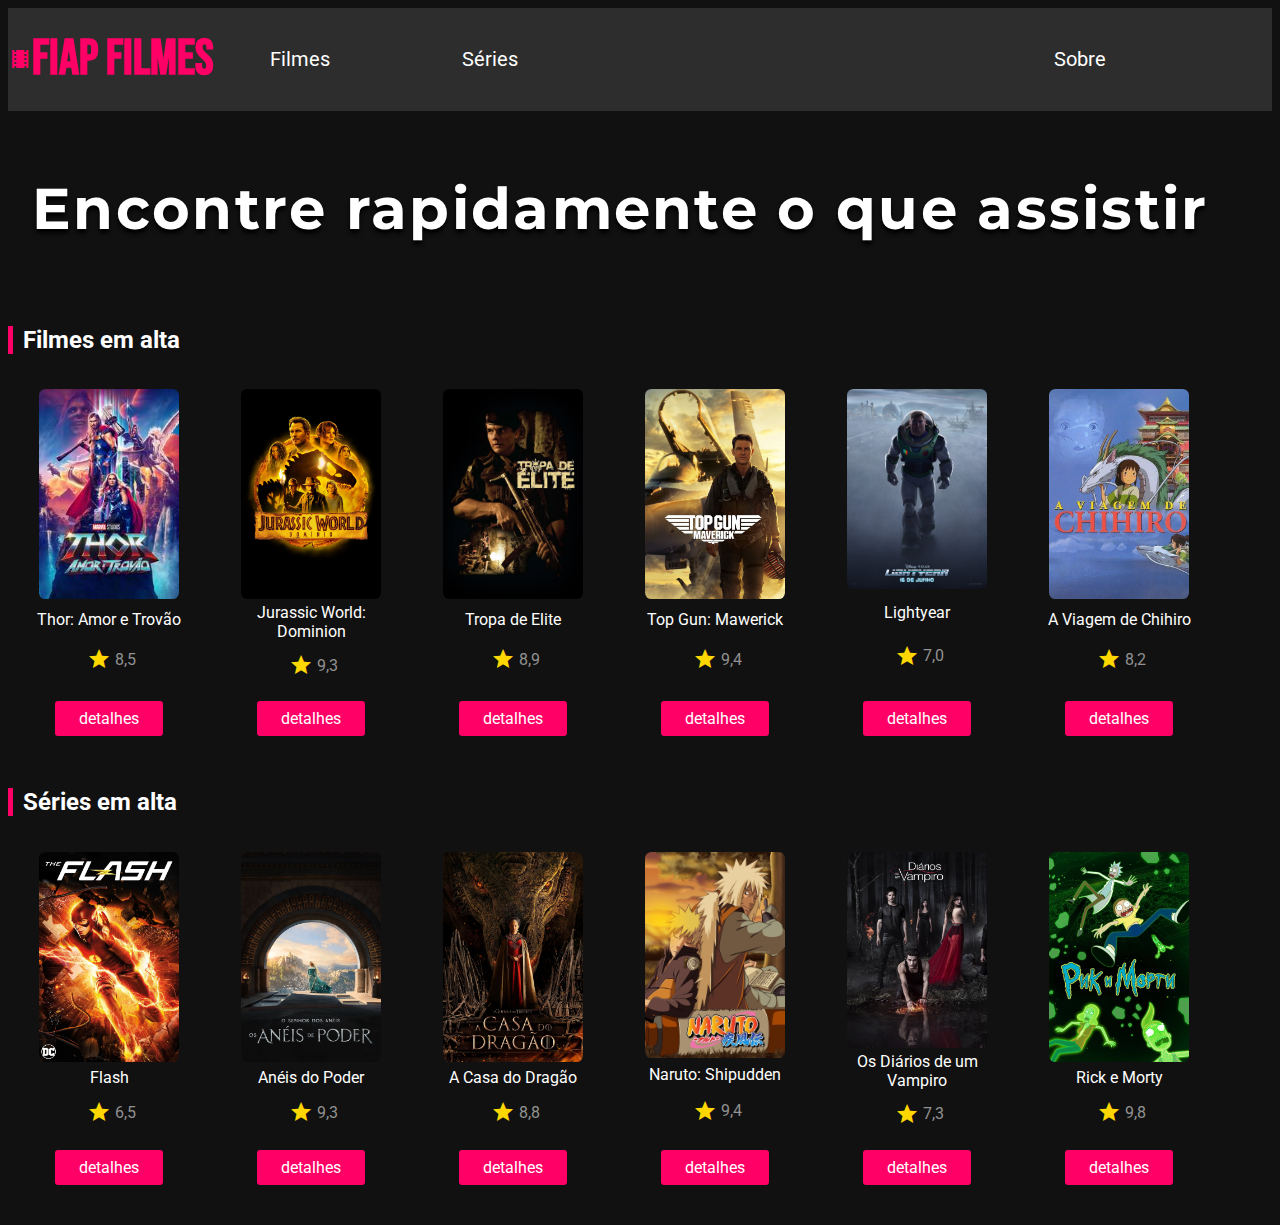
<file: index.html>
<!DOCTYPE html>
<html lang="en">
<head>
    <meta charset="UTF-8">
    <meta http-equiv="X-UA-Compatible" content="IE=edge">
    <meta name="viewport" content="width=device-width, initial-scale=1.0">
    <title>FIAP FILMES</title>
    <link rel="stylesheet" href="./style/home_global.css">
    <link href="https://fonts.googleapis.com/icon?family=Material+Icons"
      rel="stylesheet">
</head>
<body>
    <header>
        <span class="material-icons">theaters</span>
        <h1 class="header"><a href="./index.html">Fiap Filmes</a></h1>

        <nav>
            <ul>
                <li><a href="#">Filmes</a></li>
                <li><a href="#Series">Séries</a></li>
                <li><a href="./sobre.html">Sobre</a></li>
            </ul>
        </nav>
    </header>

    <div class="hero">
        <p>Encontre rapidamente o que assistir</p>
    </div>

    <main>
        <h2>Filmes em alta</h2>
        <section id="filmes" class="secao-filmes">
            <div class="card">
                <img src="./images/Thor-resize.jpg" alt="poster do filme">
                <span>Thor: Amor e Trovão</span>
                <div class="rating">
                    <span class="nota">
                        <span class="material-icons estrela">star</span>
                        8,5
                    </span>
                </div>
                <a href="./info_thor.html" class="button">detalhes</a>
            </div>
            <div class="card">
                <img src="./images/Jurassic.jpg" alt="poster do filme">
                <span>Jurassic World: Dominion</span>
                <div class="rating">
                    <span class="nota">
                        <span class="material-icons estrela">star</span>
                        9,3
                    </span>
                </div>
                <a href="#" class="button">detalhes</a>
            </div>
            <div class="card">
                <img src="./images/tropa.jpg" alt="poster do filme">
                <span>Tropa de Elite</span>
                <div class="rating">
                    <span class="nota">
                        <span class="material-icons estrela">star</span>
                        8,9
                    </span>
                </div>
                <a href="#" class="button">detalhes</a>
            </div>
            <div class="card">
                <img src="./images/top gun.jpg" alt="poster do filme">
                <span>Top Gun: Mawerick</span>
                <div class="rating">
                    <span class="nota">
                        <span class="material-icons estrela">star</span>
                        9,4
                    </span>
                </div>
                <a href="#" class="button">detalhes</a>
            </div>
            <div class="card">
                <img src="./images/Buzz.jpg" alt="poster do filme">
                <span>Lightyear</span>
                <div class="rating">
                    <span class="nota">
                        <span class="material-icons estrela">star</span>
                        7,0
                    </span>
                </div>
                <a href="#" class="button">detalhes</a>
            </div>
            <div class="card">
                <img src="./images/chihiro.jpg" alt="poster do filme">
                <span>A Viagem de Chihiro</span>
                <div class="rating">
                    <span class="nota">
                        <span id="Series" class="material-icons estrela">star</span>
                        8,2
                    </span>
                </div>
                <a href="#" class="button">detalhes</a>
            </div>
        </section>
        <h2>Séries em alta</h2>
        <section id="filmes" class="secao-filmes">
            <div class="card">
                <img src="./images/flash.jpg" alt="poster do filme">
                <span>Flash</span>
                <div class="rating">
                    <span class="nota">
                        <span class="material-icons estrela">star</span>
                        6,5
                    </span>
                </div>
                <a href="#" class="button">detalhes</a>
            </div>
            <div class="card">
                <img src="./images/Aneis do poder.jpg" alt="poster do filme">
                <span>Anéis do Poder</span>
                <div class="rating">
                    <span class="nota">
                        <span class="material-icons estrela">star</span>
                        9,3
                    </span>
                </div>
                <a href="#" class="button">detalhes</a>
            </div>
            <div class="card">
                <img src="./images/A casa do dragao.jpg" alt="poster do filme">
                <span>A Casa do Dragão</span>
                <div class="rating">
                    <span class="nota">
                        <span class="material-icons estrela">star</span>
                        8,8
                    </span>
                </div>
                <a href="#" class="button">detalhes</a>
            </div>
            <div class="card">
                <img src="./images/naruto.jpg" alt="poster do filme">
                <span>Naruto: Shipudden</span>
                <div class="rating">
                    <span class="nota">
                        <span class="material-icons estrela">star</span>
                        9,4
                    </span>
                </div>
                <a href="./info_naruto.html" class="button">detalhes</a>
            </div>
            <div class="card">
                <img src="./images/vampiro.jpg" alt="poster do filme">
                <span>Os Diários de um Vampiro</span>
                <div class="rating">
                    <span class="nota">
                        <span class="material-icons estrela">star</span>
                        7,3
                    </span>
                </div>
                <a href="#" class="button">detalhes</a>
            </div>
            <div class="card">
                <img src="./images/rick.jpg" alt="poster do filme">
                <span>Rick e Morty</span>
                <div class="rating">
                    <span class="nota">
                        <span class="material-icons estrela">star</span>
                        9,8
                    </span>
                </div>
                <a href="#" class="button">detalhes</a>
            </div>
        </section>
    </main>

</body>
</html>
</file>
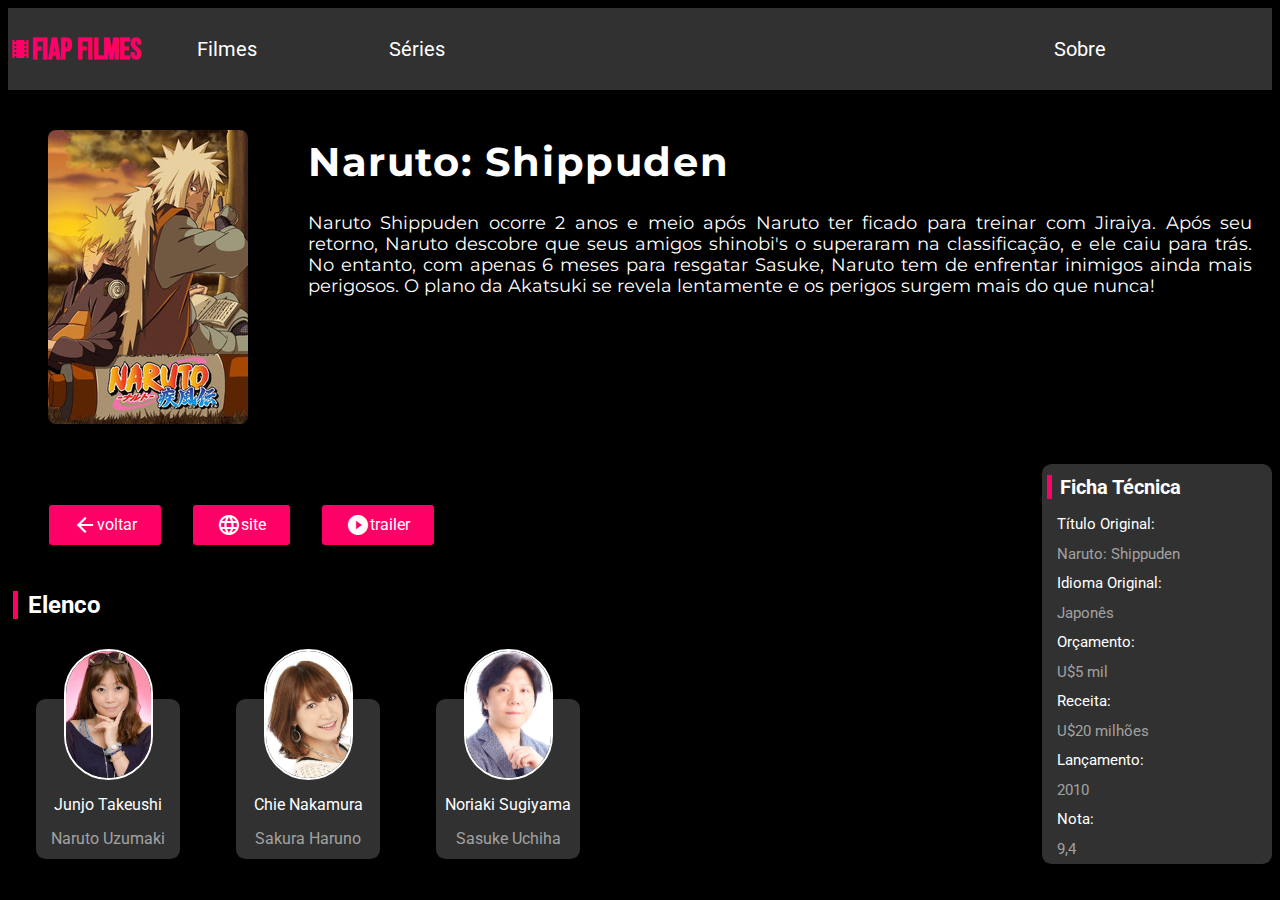
<file: info_naruto.html>
<!DOCTYPE html>
<html lang="en">
<head>
    <meta charset="UTF-8">
    <meta http-equiv="X-UA-Compatible" content="IE=edge">
    <meta name="viewport" content="width=device-width, initial-scale=1.0">
    <title>Fiap Filmes</title>
    <link rel="stylesheet" href="./style/naruto_global.css">
    <link href="https://fonts.googleapis.com/icon?family=Material+Icons" rel="stylesheet">
</head>
<body>
    <header>
        <span class="material-icons">theaters</span>
        <h1 class="header"><a href="./index.html">Fiap Filmes</a></h1>

        <nav>
            <ul>
                <li><a href="./index.html">Filmes</a></li>
                <li><a href="./index.html#Series">Séries</a></li>
                <li><a href="./sobre.html">Sobre</a></li>
            </ul>
        </nav>
    </header>

    <div class="hero">
        <img src="./images/naruto-resize.jpg" alt="poster do filme">
        <section class="movie_info">
            <h1>Naruto: Shippuden</h1>
            <p>
                Naruto Shippuden ocorre 2 anos e meio 
                após Naruto ter ficado para treinar com 
                Jiraiya. Após seu retorno, Naruto descobre 
                que seus amigos shinobi's o superaram na 
                classificação, e ele caiu para trás. No entanto, 
                com apenas 6 meses para resgatar Sasuke, Naruto 
                tem de enfrentar inimigos ainda mais perigosos. 
                O plano da Akatsuki se revela lentamente e os 
                perigos surgem mais do que nunca!
            </p>
        </section>
    </div>

    <main>
        <div class="button_cast">
            <div class="buttons">
                <a href="./index.html" class="button">
                    <span class="material-icons">arrow_back</span>
                    voltar
                </a>
                <a target="_blank" href="https://www.viz.com/naruto" class="button">
                    <span class="material-icons">language</span>
                    site
                </a>
                <a target="_blank" href="https://youtu.be/rEYhAKi-j6Y" class="button">
                    <span class="material-icons">play_circle_filled</span>
                    trailer
                </a>
                
            </div>
            <section class="elenco">
                <h2>Elenco</h2>
                <section class="atores">
                    <div class="card">
                        <img src="./images/junjo.jpg" alt="foto do elenco">
                        <span class="nome">Junjo Takeushi</span>
                        <span class="personagem">Naruto Uzumaki</span>
                    </div>
                    <div class="card">
                        <img src="./images/chie.jpg" alt="foto do elenco">
                        <span class="nome">Chie Nakamura</span>
                        <span class="personagem">Sakura Haruno</span>
                    </div>
                    <div class="card">
                        <img src="./images/noriaki.jpg" alt="foto do elenco">
                        <span class="nome">Noriaki Sugiyama</span>
                        <span class="personagem">Sasuke Uchiha</span>
                    </div>
                </section>
                
            </section>
        </div>
        <section class="ficha">
            <h2>Ficha Técnica</h2>
            <span class="main">Título Original:</span>
            <span class="info">Naruto: Shippuden</span>
            <span class="main">Idioma Original:</span>
            <span class="info">Japonês</span>
            <span class="main">Orçamento:</span>
            <span class="info">U$5 mil</span>
            <span class="main">Receita:</span>
            <span class="info">U$20 milhões</span>
            <span class="main">Lançamento:</span>
            <span class="info">2010</span>
            <span class="main">Nota:</span>
            <span id="ultimo" class="info">9,4</span>
        </section>
    </main>
</body>
</html>
</file>
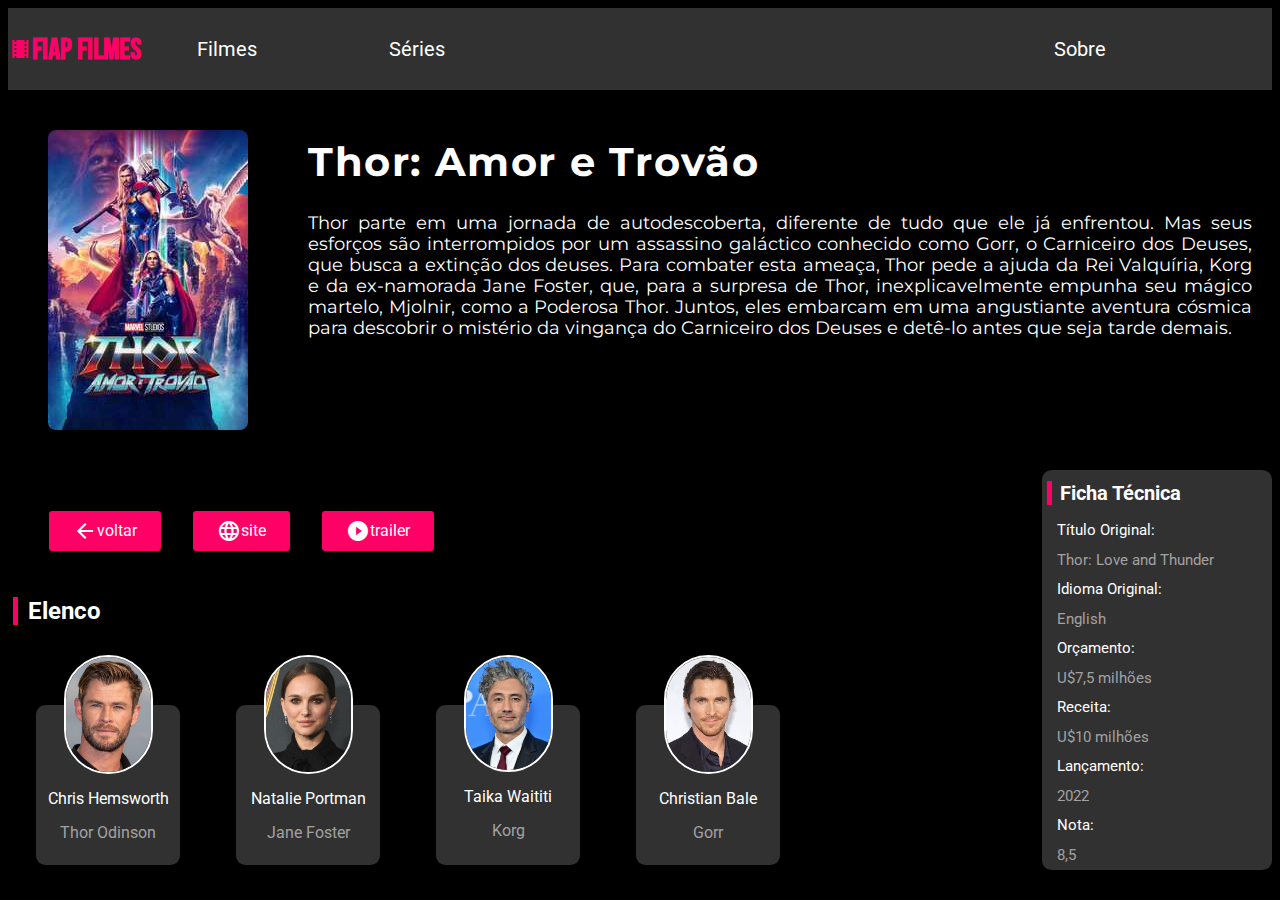
<file: info_thor.html>
<!DOCTYPE html>
<html lang="en">
<head>
    <meta charset="UTF-8">
    <meta http-equiv="X-UA-Compatible" content="IE=edge">
    <meta name="viewport" content="width=device-width, initial-scale=1.0">
    <title>Fiap Filmes</title>
    <link rel="stylesheet" href="./style/thor_global.css">
    <link href="https://fonts.googleapis.com/icon?family=Material+Icons" rel="stylesheet">
</head>
<body>
    <header>
        <span class="material-icons" media="screen and (min-width: 1000px)">theaters</span>
        <h1 class="header"><a href="./index.html">Fiap Filmes</a></h1>

        <nav>
            <ul>
                <li><a href="./index.html">Filmes</a></li>
                <li><a href="./index.html#Series">Séries</a></li>
                <li><a href="./sobre.html">Sobre</a></li>
            </ul>
        </nav>
    </header>

    <div class="hero">
        <img src="./images/Thor-resize.jpg" alt="poster do filme">
        <section class="movie_info">
            <h1>Thor: Amor e Trovão</h1>
            <p>
                Thor parte em uma jornada de autodescoberta, 
                diferente de tudo que ele já enfrentou. Mas seus 
                esforços são interrompidos por um assassino galáctico 
                conhecido como Gorr, o Carniceiro dos Deuses, que busca 
                a extinção dos deuses. Para combater esta ameaça, Thor 
                pede a ajuda da Rei Valquíria, Korg e da ex-namorada Jane 
                Foster, que, para a surpresa de Thor, inexplicavelmente empunha 
                seu mágico martelo, Mjolnir, como a Poderosa Thor. Juntos, 
                eles embarcam em uma angustiante aventura cósmica para 
                descobrir o mistério da vingança do Carniceiro dos 
                Deuses e detê-lo antes que seja tarde demais.
            </p>
        </section>
    </div>

    <main>
        <div class="button_cast">
            <div class="buttons">
                <a href="./index.html" class="button">
                    <span class="material-icons">arrow_back</span>
                    voltar
                </a>
                <a target="_blank" href="https://www.marvel.com/movies/thor-love-and-thunder" class="button">
                    <span class="material-icons">language</span>
                    site
                </a>
                <a target="_blank" href="https://youtu.be/1c_W_4cNLn0" class="button">
                    <span class="material-icons">play_circle_filled</span>
                    trailer
                </a>
                
            </div>
            <section class="elenco">
                <h2>Elenco</h2>
                <section class="atores">
                    <div class="card">
                        <img src="./images/chris.jpg" alt="foto do elenco">
                        <span class="nome">Chris Hemsworth</span>
                        <span class="personagem">Thor Odinson</span>
                    </div>
                    <div class="card">
                        <img src="./images/jane.jpg" alt="foto do elenco">
                        <span class="nome">Natalie Portman</span>
                        <span class="personagem">Jane Foster</span>
                    </div>
                    <div class="card">
                        <img src="./images/taika.webp" alt="foto do elenco">
                        <span class="nome">Taika Waititi</span>
                        <span class="personagem">Korg</span>
                    </div>
                    <div class="card">
                        <img src="./images/christian.jpg" alt="foto do elenco">
                        <span class="nome">Christian Bale</span>
                        <span class="personagem">Gorr</span>
                    </div>
                </section>
                
            </section>
        </div>
        <section class="ficha">
            <h2>Ficha Técnica</h2>
            <span class="main">Título Original:</span>
            <span class="info">Thor: Love and Thunder</span>
            <span class="main">Idioma Original:</span>
            <span class="info">English</span>
            <span class="main">Orçamento:</span>
            <span class="info">U$7,5 milhões</span>
            <span class="main">Receita:</span>
            <span class="info">U$10 milhões</span>
            <span class="main">Lançamento:</span>
            <span class="info">2022</span>
            <span class="main">Nota:</span>
            <span id="ultimo" class="info">8,5</span>
        </section>
    </main>
</body>
</html>
</file>
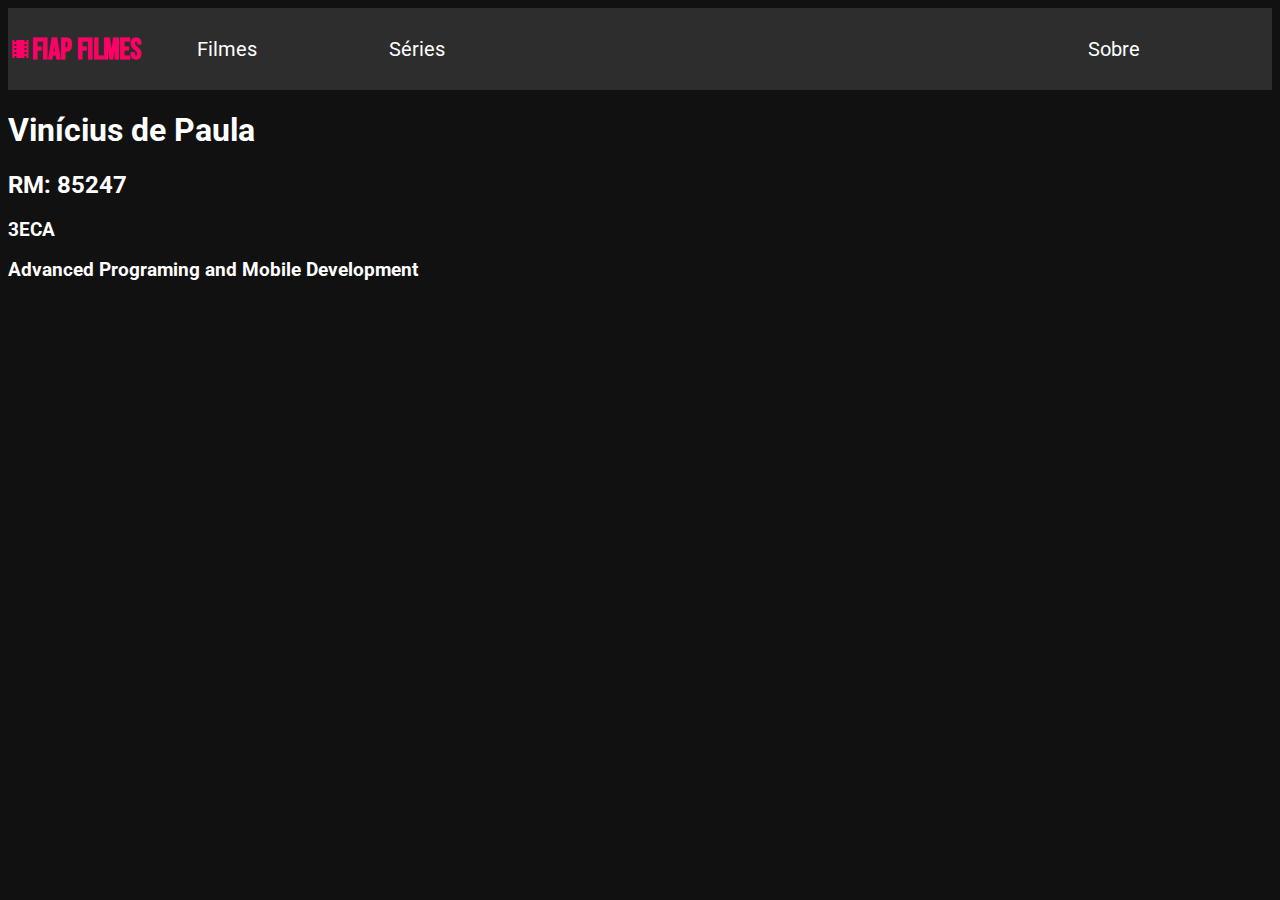
<file: sobre.html>
<!DOCTYPE html>
<html lang="en">
<head>
    <meta charset="UTF-8">
    <meta http-equiv="X-UA-Compatible" content="IE=edge">
    <meta name="viewport" content="width=device-width, initial-scale=1.0">
    <title>Document</title>
    <link rel="stylesheet" href="./style/sobre_global.css">
    <link href="https://fonts.googleapis.com/icon?family=Material+Icons"
      rel="stylesheet">
</head>
<body>

    <header>
        <span class="material-icons">theaters</span>
        <h1 class="header"><a href="./index.html">Fiap Filmes</a></h1>

        <nav>
            <ul>
                <li><a href="./index.html">Filmes</a></li>
                <li><a href="./index.html#Series">Séries</a></li>
                <li><a href="./sobre.html">Sobre</a></li>
            </ul>
        </nav>
    </header>

    <section id="info">
        <h1>
            Vinícius de Paula
        </h1>
        <h2>
            RM: 85247
        </h2>
        <h3>
            3ECA
        </h3>
        <h3>
            Advanced Programing and Mobile Development
        </h3>
    </section>
</body>
</html>
</file>
<file: style/home_global.css>
@import url('https://fonts.googleapis.com/css2?family=Bebas+Neue&family=Montserrat:wght@300&family=Roboto:wght@400;500&display=swap');

:root{
    --bg-primary: #111;
    --bg-secondary: #2d2d2d;
    --default: #fff;
    --destak: #f06;
    --font-primary: 'Roboto', sans-serif;
    --font-header: 'Bebas Neue', cursive;
    --font-hero: 'Montserrat', sans-serif;
}

body{
    background-color: var(--bg-primary);
    color:var(--default);
    font-family: var(--font-primary);
}

@media screen and (min-width: 1000px){
    header{
        background-color: var(--bg-secondary);
        display: flex;
        flex-direction: row;
        flex-wrap: nowrap;
        align-items: center;
        justify-content: space-between;
        flex: 1;
    }
}

@media screen and (max-width: 1000px){
    header{
        background-color: var(--bg-secondary);
        display: flex;
        flex-direction: row;
        flex-wrap: nowrap;
        align-items: center;
        justify-content: space-between;
        flex: 1;
        position: fixed;
        height: 10%;
        width: 100%;
        z-index: 1;
    }
}


header span{
    color: var(--destak);
}

.header a{
    font-family: var(--font-header);
    color: var(--destak);
    font-size: 50px;
}

nav{
    flex-direction: column;
    display: flex;
    flex: 1;
}

nav ul{
    display: flex;
    flex: 1;
    align-items: flex-end;
    padding-right: 50px;
}

@media screen and (max-width: 700px){
    nav li{
        list-style: none;
        margin: 0 1rem;
        color: var(--default);
        font-size: 2.5rem;
        padding-right: 100px;
    }
}

@media screen and (min-width: 700px){
    nav li{
        list-style: none;
        margin: 0 1rem;
        color: var(--default);
        font-size: 20px;
        padding-right: 100px;
    }
}

nav li:last-child{
    flex-grow: 1;
    text-align: end;
}

a{
    text-decoration: none;
    color: var(--default);
}

@media screen and (min-width: 1000px){
    .hero{
        display: flex;
        flex-direction: row;
        flex-wrap: nowrap;
        align-items: flex-start;
        align-content: center;
        position: relative;
        font-family: var(--font-hero);
        width: 100%;
    }

    .hero::before{
        content: '';
        height: 150%;
        width: 100%;
        background-image: url('https://image.tmdb.org/t/p/original/vvObT0eIWGlArLQx3K5wZ0uT812.jpg');
        position: absolute;
        background-size: cover;
        z-index: -1;
        filter: opacity(.4);
        box-shadow: inset 0 -100px 100px var(--bg-primary);
    }
}

@media screen and (max-width: 1000px){
    .hero{
        display: flex;
        flex-direction: row;
        flex-wrap: nowrap;
        align-items: flex-start;
        align-content: center;
        position: relative;
        font-family: var(--font-hero);
        width: 100%;
        height: 30%;
        padding-top: 15vh;
    }

    .hero::before{
        content: '';
        height: 45vmax;
        width: 137vmax;
        background-image: url('https://image.tmdb.org/t/p/original/vvObT0eIWGlArLQx3K5wZ0uT812.jpg');
        position: absolute;
        background-size: cover;
        z-index: -1;
        filter: opacity(.4);
        box-shadow: inset 0 -100px 100px var(--bg-primary);
    }
}

@media screen and (max-width: 500px){
    .hero{
        display: flex;
        flex-direction: row;
        flex-wrap: nowrap;
        align-items: flex-start;
        align-content: center;
        position: relative;
        font-family: var(--font-hero);
        width: 100%;
        height: 30%;
        padding-top: 30vh;
    }

    .hero::before{
        content: '';
        height: 45vmax;
        width: 137vmax;
        background-image: url('https://image.tmdb.org/t/p/original/vvObT0eIWGlArLQx3K5wZ0uT812.jpg');
        position: absolute;
        background-size: cover;
        z-index: -1;
        filter: opacity(.4);
        box-shadow: inset 0 -100px 100px var(--bg-primary);
    }
}

.hero p{
    font-family: var(--font-hero);
    font-weight: 700;
    font-size: 3.6rem;
    letter-spacing: 0.04em;
    text-shadow: 0px 4px 4px #000;
    padding: .3rem 1.5rem;
}

@media screen and (min-width: 1000px){
    main h2{
        border-left: var(--destak) solid 5px;
        padding-left: .4em;
    }
}

@media screen and (max-width: 1000px){
    main{
        padding-top: 7rem;
    }

    main h2{
        border-left: var(--destak) solid 5px;
        padding-left: .4em;
        margin: 5px;
        font-size: 3.6rem;
    }
}

@media screen and (min-width: 1000px){
    .card{
        width: 170px;
        display: flex;
        justify-content: space-between;
        flex-direction: column;
        text-align: center;
        margin: 1rem;
        border-radius: 5px;
        align-items: center;
        align-content: center;
        font-family: var(--font-primary);
    }

    section .secao-filmes{
        align-items: center;
        display: flex;
        flex-direction: row;
        justify-content: center;
        justify-items: center;
        flex-wrap: wrap;
    }
    
    .secao-filmes{
        display: flex;
        flex-direction: row;
        flex-wrap: wrap;
    }

}

@media screen and (max-width: 1000px){
    .card{
        width: 60rem;
        display: flex;
        justify-content: space-between;
        flex-direction: column;
        text-align: center;
        margin: 1rem;
        border-radius: 5px;
        align-items: center;
        align-content: center;
        font-family: var(--font-primary);
    }

    section .secao-filmes{
        align-items: center;
        display: flex;
        flex-direction: column;
        justify-content: center;
        justify-items: center;
        flex-wrap: nowrap;
    }
    
    .secao-filmes{
        display: flex;
        flex-direction: column;
        flex-wrap: nowrap;
        justify-content: center;
    }
}

@media screen and (min-width: 1000px) {
    .card img{
        width: 140px;
        border-radius: .4em;
    }

    .card img:hover{
        width: 145px;
        border-radius: .5em;
    }
    
    .card span{
        padding: 4px;
    }
    
    .card .nota{
        display: flex;
        align-items: center;
        text-align: center;
        justify-content: center;
    }
    
    .card .nota .estrela{
        color: gold;
    }
    
    .rating .nota{
        color: #929292;
    }
    
    .button{
        background-color: var(--destak);
        padding: .5rem 1.5rem;
        border-radius: .2em;
        margin: 1em;
    }
    
    .button:hover{
        box-shadow: 0 0 10px var(--destak);
    }
}

@media screen and (max-width: 1000px) {
    .card img{
        width: 30rem;
        border-radius: .4em;
    }

    .card img:hover{
        width: 145px;
        border-radius: .5em;
    }
    
    .card span{
        padding: 4px;
        font-size: 3rem;
    }
    
    .card .nota{
        display: flex;
        align-items: center;
        text-align: center;
        justify-content: center;
    }
    
    .card .nota .estrela{
        color: gold;
    }
    
    .rating .nota{
        color: #929292;
    }
    
    .button{
        background-color: var(--destak);
        padding: 1.5rem 4rem;
        border-radius: .2em;
        margin: 1em;
        font-size: 3rem;
    }
    
}

::selection{
    color: var(--default);
    background: var(--destak);
}
</file>
<file: style/naruto_global.css>
@import url('https://fonts.googleapis.com/css2?family=Bebas+Neue&family=Montserrat&family=Roboto&display=swap');

:root{
    --bg-primary: #000;
    --bg-secondary: #313131;
    --default: #fff;
    --destak: #f06;
    --font-header: 'Bebas Neue';
    --font-hero: 'Montserrat', sans-serif;
    --font-primary: 'Roboto', sans-serif;
}

body{
    background-color: var(--bg-primary);
    color:var(--default);
    font-family: var(--font-primary);
}

@media screen and (min-width: 1000px){
    header{
        background-color: var(--bg-secondary);
        display: flex;
        flex-direction: row;
        flex-wrap: nowrap;
        align-items: center;
        justify-content: space-between;
        flex: 1;
    }
}

@media screen and (max-width: 1000px){
    header{
        background-color: var(--bg-secondary);
        display: flex;
        flex-direction: row;
        flex-wrap: nowrap;
        align-items: center;
        justify-content: space-between;
        flex: 1;
        position: fixed;
        height: 10%;
        width: 100%;
        z-index: 1;
    }
}

header span{
    color: var(--destak);
}

.header a{
    font-family: var(--font-header);
    color: var(--destak);
    font-size: 1.9rem;
}

nav{
    flex-direction: column;
    display: flex;
    flex: 1;
}

nav ul{
    display: flex;
    flex: 1;
    align-items: flex-end;
    padding-right: 50px;
}

@media screen and (max-width: 700px){
    nav li{
        list-style: none;
        margin: 0 1rem;
        color: var(--default);
        font-size: 1.3rem;
        padding-right: 2rem;
    }
}

@media screen and (min-width: 700px){
    nav li{
        list-style: none;
        margin: 0 1rem;
        color: var(--default);
        font-size: 20px;
        padding-right: 100px;
    }
}

nav li:last-child{
    flex-grow: 1;
    text-align: end;
}

a{
    text-decoration: none;
    color: var(--default);
}

@media screen and (min-width: 1000px) {

    .hero{
        display: flex;
        flex-direction: row;
        flex-wrap: nowrap;
        align-items: flex-start;
        align-content: center;
        position: relative;
        font-family: var(--font-hero);
    }

    .hero img{
        border-radius: 3em;
        padding: 40px;
    }

    .hero h1{
        font-size: 40px;
        letter-spacing: 0.04em;
        text-shadow: 0px 4px 4px #000;
    }

    .hero section{
        padding: 20px;
    }

    .hero p{
        text-align: justify;
        font-size: 1.1rem;
    }

    .hero::before{
        content: '';
        height: 100%;
        width: 100%;
        background-image: url('https://www.themoviedb.org/t/p/original/z6ES1hCbLozoquj5wilidrtKBPp.jpg');
        position: absolute;
        background-size: cover;
        z-index: -1;
        filter: opacity(.4);
        box-shadow: inset 0 -100px 100px var(--bg-primary);
    }

}

@media screen and (max-width: 1000px){
    .hero{
        display: flex;
        flex-direction: column;
        padding-top: 15vh;
        font-family: var(--font-hero);
        flex-wrap: nowrap;
        width: 150vw;
        position: relative;
        align-items: center;
    }

    .hero img{
        border-radius: .8em;
        padding: 2vmax;
        width: 30vmax;
    }

    .hero h1{
        font-size: 2rem;
        text-shadow: 0px 4px 4px #000;
    }

    .hero p{
        text-align: justify;
        font-size: 1.1rem;
    }

    .hero::before{
        content: '';
        height: 70vmax;
        width: 82vmax;
        background-image: url('https://www.themoviedb.org/t/p/original/z6ES1hCbLozoquj5wilidrtKBPp.jpg');
        position: absolute;
        background-size: cover;
        z-index: -1;
        filter: opacity(.4);
        box-shadow: inset 0 -100px 100px var(--bg-primary);
    }
}

@media screen and (min-width:1000px){
    main{
        display: flex;
        justify-content: space-between;
        flex-direction: row;
    }

    main .buttons{
        padding: 25px;
        display: flex;
        flex-wrap: nowrap;
    }

    .button{
        background-color: var(--destak);
        padding: .5rem 1.5rem;
        border-radius: .2em;
        margin: 1em;
        justify-content: space-around;
        align-content: center;
        align-items: center;
        display: flex;
        flex-direction: row;
        
    }

    .button:hover{
        box-shadow: 0 0 10px var(--destak);
    }

    section h2{
        border-left: var(--destak) solid 5px;
        padding-left: .4em;
        margin: 5px;
    }

    .atores{
        display: flex;
        flex-direction: row;
        flex-wrap: wrap;
    }

    .card{
        width: 150px;
        height: 200px;
        display: flex;
        flex-direction: column;
        align-content: center;
        text-align: center;
        align-items: center;
        flex-wrap: nowrap;
        border-radius: 1em;
        padding: 25px;
    }

    section img{
        width: 85px;
        border-radius: 100em;
        border: 2px solid var(--default);
        justify-self: flex-start;
    }

    section img:hover{
        width: 95px;
        border-radius: 100em;
        border: 2px solid var(--default);
        justify-self: flex-start;
    }

    .card::before{
        content: '';
        height: 10em;
        width: 9em;
        position: absolute;
        background-color: var(--bg-secondary);
        background-size: cover;
        z-index: -1;
        border-radius: .6em;
        margin-top: 50px;
    }

    .card span{
        padding-top: 15px;
    }

    .personagem{
        font-family: var(--font-primary);
        color: #a3a2a2;
    }

    .ficha{
        width: 230px;
        height: 400px;
        background-color: var(--bg-secondary);
        border-radius: .6em;
        display: flex;
        justify-content: space-around;
        flex-direction: column;
    }

    .ficha h2{
        font-family: var(--font-primary);
        color: var(--default);
        font-size: 20px;
    }

    .ficha span{
        padding-left: 15px;
        font-size: 15px;
    }

    .ficha .info:hover{
        font-style: italic;
    }

    .info{
        font-family: var(--font-primary);
        color: #a3a2a2;
    }
}

@media screen and (max-width:1000px){
    main{
        display: flex;
        justify-content: space-between;
        flex-direction: column;
    }

    main .buttons{
        padding: 25vmin;
        display: flex;
        flex-wrap: nowrap;
    }

    .button{
        background-color: var(--destak);
        padding: .5rem 1.5rem;
        border-radius: .2em;
        margin: 1em;
        justify-content: space-around;
        align-content: center;
        align-items: center;
        display: flex;
        flex-direction: row;
    }

    section h2{
        border-left: var(--destak) solid 5px;
        padding-left: .4em;
        margin: 5px;
        font-size: 3rem;
        font-family: var(--font-primary);
    }

    .atores{
        display: flex;
        flex-direction: column;
        flex-wrap: wrap;
        align-items: center;
        justify-content: center;
        align-content: center;
        justify-items: center;
        width: 155vw;
    }

    .card{
        width: 20vmax;
        height: 25vmax;
        display: flex;
        flex-direction: column;
        align-content: center;
        text-align: center;
        align-items: center;
        flex-wrap: nowrap;
        border-radius: 1em;
        padding: 30vh;
    }

    section img{
        width: 200px;
        border-radius: 100em;
        border: 2px solid var(--default);
        justify-self: flex-start;
    }

    .card::before{
        content: '';
        height: 32rem;
        width: 20rem;
        position: absolute;
        background-color: var(--bg-secondary);
        background-size: cover;
        z-index: -1;
        border-radius: .6em;
        margin-top: 50px;
    }

    .card span{
        padding-top: 3rem;
        font-size: 1.8rem;
    }

    .personagem{
        font-family: var(--font-primary);
        color: #a3a2a2;
    }

    .ficha{
        width: 50vmax;
        height: 60vmax;
        border-radius: .6em;
        display: flex;
        justify-content: space-around;
        flex-direction: column;
        padding-top: 65vh;
    }

    .ficha h2{
        font-family: var(--font-primary);
        color: var(--default);
        font-size: 3rem;
    }

    .ficha span{
        justify-content: flex-start;
        padding-left: 5%;
        font-size: 2rem;
    }

    .ficha .main{
        padding: .5rem 1.5rem;
        background-color: var(--destak);
        border-radius: .2em;
        margin: 1em;
        justify-content: space-around;
        display: flex;
        flex-direction: row;
    }

    .info{
        font-family: var(--font-primary);
        color: #a3a2a2;
    }

    #ultimo{
        padding-bottom: 8vh;
    }

}

::selection{
    color: var(--default);
    background: var(--destak);
}
</file>
<file: style/thor_global.css>
@import url('https://fonts.googleapis.com/css2?family=Bebas+Neue&family=Montserrat&family=Roboto&display=swap');

:root{
    --bg-primary: #000;
    --bg-secondary: #313131;
    --default: #fff;
    --destak: #f06;
    --font-header: 'Bebas Neue';
    --font-hero: 'Montserrat', sans-serif;
    --font-primary: 'Roboto', sans-serif;
}

body{
    background-color: var(--bg-primary);
    color:var(--default);
    font-family: var(--font-primary);
}

@media screen and (min-width: 1000px){
    header{
        background-color: var(--bg-secondary);
        display: flex;
        flex-direction: row;
        flex-wrap: nowrap;
        align-items: center;
        justify-content: space-between;
        flex: 1;
    }
}

@media screen and (max-width: 1000px){
    header{
        background-color: var(--bg-secondary);
        display: flex;
        flex-direction: row;
        flex-wrap: nowrap;
        align-items: center;
        justify-content: space-between;
        flex: 1;
        position: fixed;
        height: 10%;
        width: 100%;
        z-index: 1;
    }
}

header span{
    color: var(--destak);
}

.header a{
    font-family: var(--font-header);
    color: var(--destak);
    font-size: 1.9rem;
}

nav{
    flex-direction: column;
    display: flex;
    flex: 1;
}

nav ul{
    display: flex;
    flex: 1;
    align-items: flex-end;
    padding-right: 50px;
}

@media screen and (max-width: 700px){
    nav li{
        list-style: none;
        margin: 0 1rem;
        color: var(--default);
        font-size: 1.3rem;
        padding-right: 2rem;
    }
}

@media screen and (min-width: 700px){
    nav li{
        list-style: none;
        margin: 0 1rem;
        color: var(--default);
        font-size: 20px;
        padding-right: 100px;
    }
}

nav li:last-child{
    flex-grow: 1;
    text-align: end;
}

a{
    text-decoration: none;
    color: var(--default);
}

@media screen and (min-width: 1000px) {

    .hero{
        display: flex;
        flex-direction: row;
        flex-wrap: nowrap;
        align-items: flex-start;
        align-content: center;
        position: relative;
        font-family: var(--font-hero);
    }

    .hero img{
        border-radius: 3em;
        padding: 40px;
    }

    .hero h1{
        font-size: 40px;
        letter-spacing: 0.04em;
        text-shadow: 0px 4px 4px #000;
    }

    .hero section{
        padding: 20px;
    }

    .hero p{
        text-align: justify;
        font-size: 1.1rem;
    }

    .hero::before{
        content: '';
        height: 100%;
        width: 100%;
        background-image: url('https://image.tmdb.org/t/p/original/vvObT0eIWGlArLQx3K5wZ0uT812.jpg');
        position: absolute;
        background-size: cover;
        z-index: -1;
        filter: opacity(.4);
        box-shadow: inset 0 -100px 100px var(--bg-primary);
    }

}

@media screen and (max-width: 1000px){
    .hero{
        display: flex;
        flex-direction: column;
        padding-top: 15vh;
        font-family: var(--font-hero);
        flex-wrap: nowrap;
        width: 150vw;
        position: relative;
        align-items: center;
    }

    .hero img{
        border-radius: .8em;
        padding: 2vmax;
        width: 30vmax;
    }

    .hero h1{
        font-size: 2rem;
        text-shadow: 0px 4px 4px #000;
    }

    .hero p{
        text-align: justify;
        font-size: 1.1rem;
    }

    .hero::before{
        content: '';
        height: 70vmax;
        width: 82vmax;
        background-image: url('https://image.tmdb.org/t/p/original/vvObT0eIWGlArLQx3K5wZ0uT812.jpg');
        position: absolute;
        background-size: cover;
        z-index: -1;
        filter: opacity(.4);
        box-shadow: inset 0 -100px 100px var(--bg-primary);
    }
}

@media screen and (min-width:1000px){
    main{
        display: flex;
        justify-content: space-between;
        flex-direction: row;
    }

    main .buttons{
        padding: 25px;
        display: flex;
        flex-wrap: nowrap;
    }

    .button{
        background-color: var(--destak);
        padding: .5rem 1.5rem;
        border-radius: .2em;
        margin: 1em;
        justify-content: space-around;
        align-content: center;
        align-items: center;
        display: flex;
        flex-direction: row;
        
    }

    .button:hover{
        box-shadow: 0 0 10px var(--destak);
    }

    section h2{
        border-left: var(--destak) solid 5px;
        padding-left: .4em;
        margin: 5px;
    }

    .atores{
        display: flex;
        flex-direction: row;
        flex-wrap: wrap;
    }

    .card{
        width: 150px;
        height: 200px;
        display: flex;
        flex-direction: column;
        align-content: center;
        text-align: center;
        align-items: center;
        flex-wrap: nowrap;
        border-radius: 1em;
        padding: 25px;
    }

    section img{
        width: 85px;
        border-radius: 100em;
        border: 2px solid var(--default);
        justify-self: flex-start;
    }

    section img:hover{
        width: 95px;
        border-radius: 100em;
        border: 2px solid var(--default);
        justify-self: flex-start;
    }

    .card::before{
        content: '';
        height: 10em;
        width: 9em;
        position: absolute;
        background-color: var(--bg-secondary);
        background-size: cover;
        z-index: -1;
        border-radius: .6em;
        margin-top: 50px;
    }

    .card span{
        padding-top: 15px;
    }

    .personagem{
        font-family: var(--font-primary);
        color: #a3a2a2;
    }

    .ficha{
        width: 230px;
        height: 400px;
        background-color: var(--bg-secondary);
        border-radius: .6em;
        display: flex;
        justify-content: space-around;
        flex-direction: column;
    }

    .ficha h2{
        font-family: var(--font-primary);
        color: var(--default);
        font-size: 20px;
    }

    .ficha span{
        padding-left: 15px;
        font-size: 15px;
    }

    .ficha .info:hover{
        font-style: italic;
    }

    .info{
        font-family: var(--font-primary);
        color: #a3a2a2;
    }
}

@media screen and (max-width:1000px){
    main{
        display: flex;
        justify-content: space-between;
        flex-direction: column;
    }

    main .buttons{
        padding: 25vmin;
        display: flex;
        flex-wrap: nowrap;
    }

    .button{
        background-color: var(--destak);
        padding: .5rem 1.5rem;
        border-radius: .2em;
        margin: 1em;
        justify-content: space-around;
        align-content: center;
        align-items: center;
        display: flex;
        flex-direction: row;
    }

    section h2{
        border-left: var(--destak) solid 5px;
        padding-left: .4em;
        margin: 5px;
        font-size: 3rem;
        font-family: var(--font-primary);
    }

    .atores{
        display: flex;
        flex-direction: column;
        flex-wrap: wrap;
        align-items: center;
        justify-content: center;
        align-content: center;
        justify-items: center;
        width: 155vw;
    }

    .card{
        width: 20vmax;
        height: 25vmax;
        display: flex;
        flex-direction: column;
        align-content: center;
        text-align: center;
        align-items: center;
        flex-wrap: nowrap;
        border-radius: 1em;
        padding: 30vh;
    }

    section img{
        width: 200px;
        border-radius: 100em;
        border: 2px solid var(--default);
        justify-self: flex-start;
    }

    .card::before{
        content: '';
        height: 30rem;
        width: 20rem;
        position: absolute;
        background-color: var(--bg-secondary);
        background-size: cover;
        z-index: -1;
        border-radius: .6em;
        margin-top: 50px;
    }

    .card span{
        padding-top: 3rem;
        font-size: 1.8rem;
    }

    .personagem{
        font-family: var(--font-primary);
        color: #a3a2a2;
    }

    .ficha{
        width: 50vmax;
        height: 60vmax;
        border-radius: .6em;
        display: flex;
        justify-content: space-around;
        flex-direction: column;
        padding-top: 65vh;
    }

    .ficha h2{
        font-family: var(--font-primary);
        color: var(--default);
        font-size: 3rem;
    }

    .ficha span{
        justify-content: flex-start;
        padding-left: 5%;
        font-size: 2rem;
    }

    .ficha .main{
        padding: .5rem 1.5rem;
        background-color: var(--destak);
        border-radius: .2em;
        margin: 1em;
        justify-content: space-around;
        display: flex;
        flex-direction: row;
    }

    .info{
        font-family: var(--font-primary);
        color: #a3a2a2;
    }

    #ultimo{
        padding-bottom: 8vh;
    }

}

::selection{
    color: var(--default);
    background: var(--destak);
}
</file>
<file: style/sobre_global.css>
@import url('https://fonts.googleapis.com/css2?family=Bebas+Neue&family=Montserrat:wght@300&family=Roboto:wght@400;500&display=swap');

:root{
    --bg-primary: #111;
    --bg-secondary: #2d2d2d;
    --default: #fff;
    --destak: #f06;
    --font-primary: 'Roboto', sans-serif;
    --font-header: 'Bebas Neue', cursive;
    --font-hero: 'Montserrat', sans-serif;
}

body{
    background-color: var(--bg-primary);
    color:var(--default);
    font-family: var(--font-primary);
}

@media screen and (min-width: 1000px){
    header{
        background-color: var(--bg-secondary);
        display: flex;
        flex-direction: row;
        flex-wrap: nowrap;
        align-items: center;
        justify-content: space-between;
        flex: 1;
    }
}

@media screen and (max-width: 1000px){
    header{
        background-color: var(--bg-secondary);
        display: flex;
        flex-direction: row;
        flex-wrap: nowrap;
        align-items: center;
        justify-content: space-between;
        position: fixed;
        height: 10%;
        width: 100%;
        z-index: 1;
    }
}


header span{
    color: var(--destak);
}

.header a{
    font-family: var(--font-header);
    color: var(--destak);
    font-size: 30px;
}

nav{
    flex-direction: column;
    display: flex;
    flex: 1;
}

nav ul{
    display: flex;
    flex: 1;
    align-items: flex-end;
    padding-right: 1rem;
}

@media screen and (max-width: 700px){
    nav li{
        list-style: none;
        margin: 0 1rem;
        color: var(--default);
        font-size: .8rem;
        padding-right: 1vw;
    }
}

@media screen and (min-width: 700px){
    nav li{
        list-style: none;
        margin: 0 1rem;
        color: var(--default);
        font-size: 20px;
        padding-right: 100px;
    }
}

nav li:last-child{
    flex-grow: 1;
    text-align: end;
}

a{
    text-decoration: none;
    color: var(--default);
}

@media screen and (max-width: 1000px) {
    #info{
        font-family: var(--font-primary);
        width: 100%;
        padding-top: 10vh;
        display: flex;
        flex-direction: column;
    }
}
</file>
